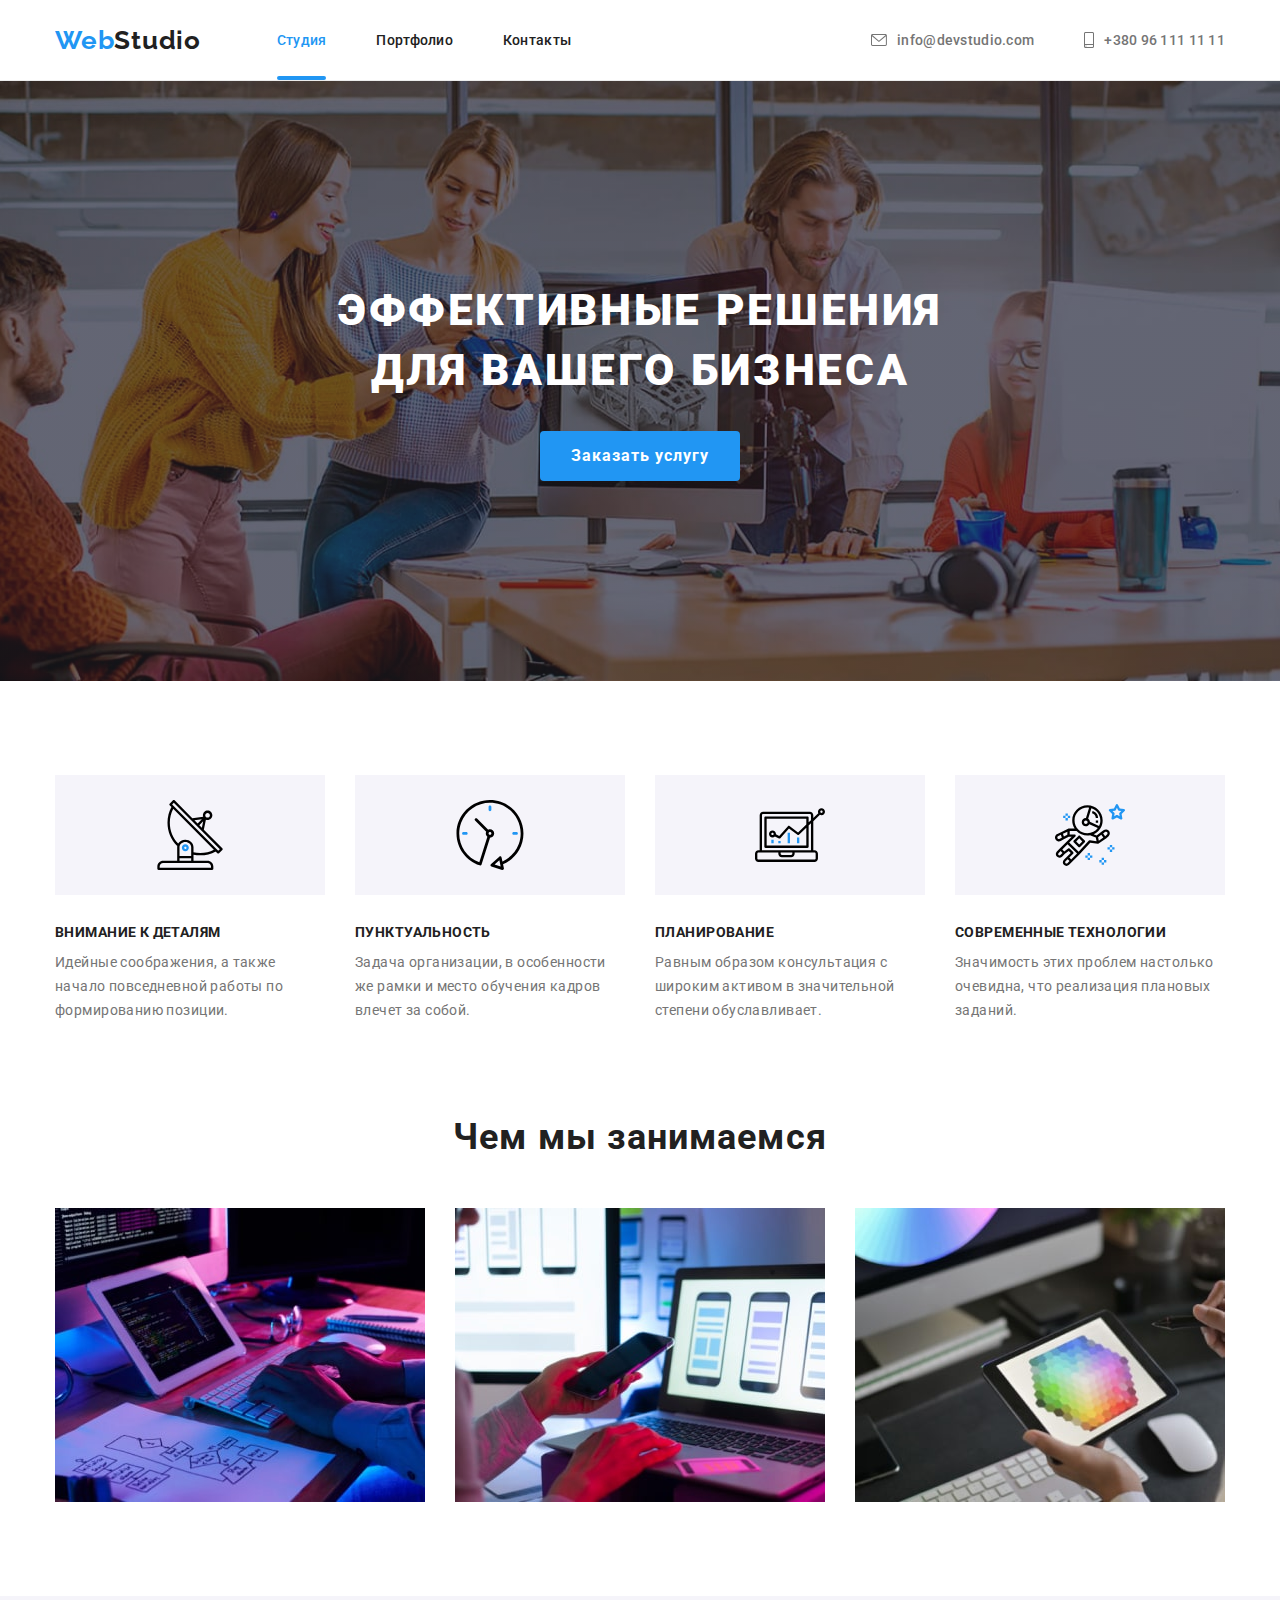
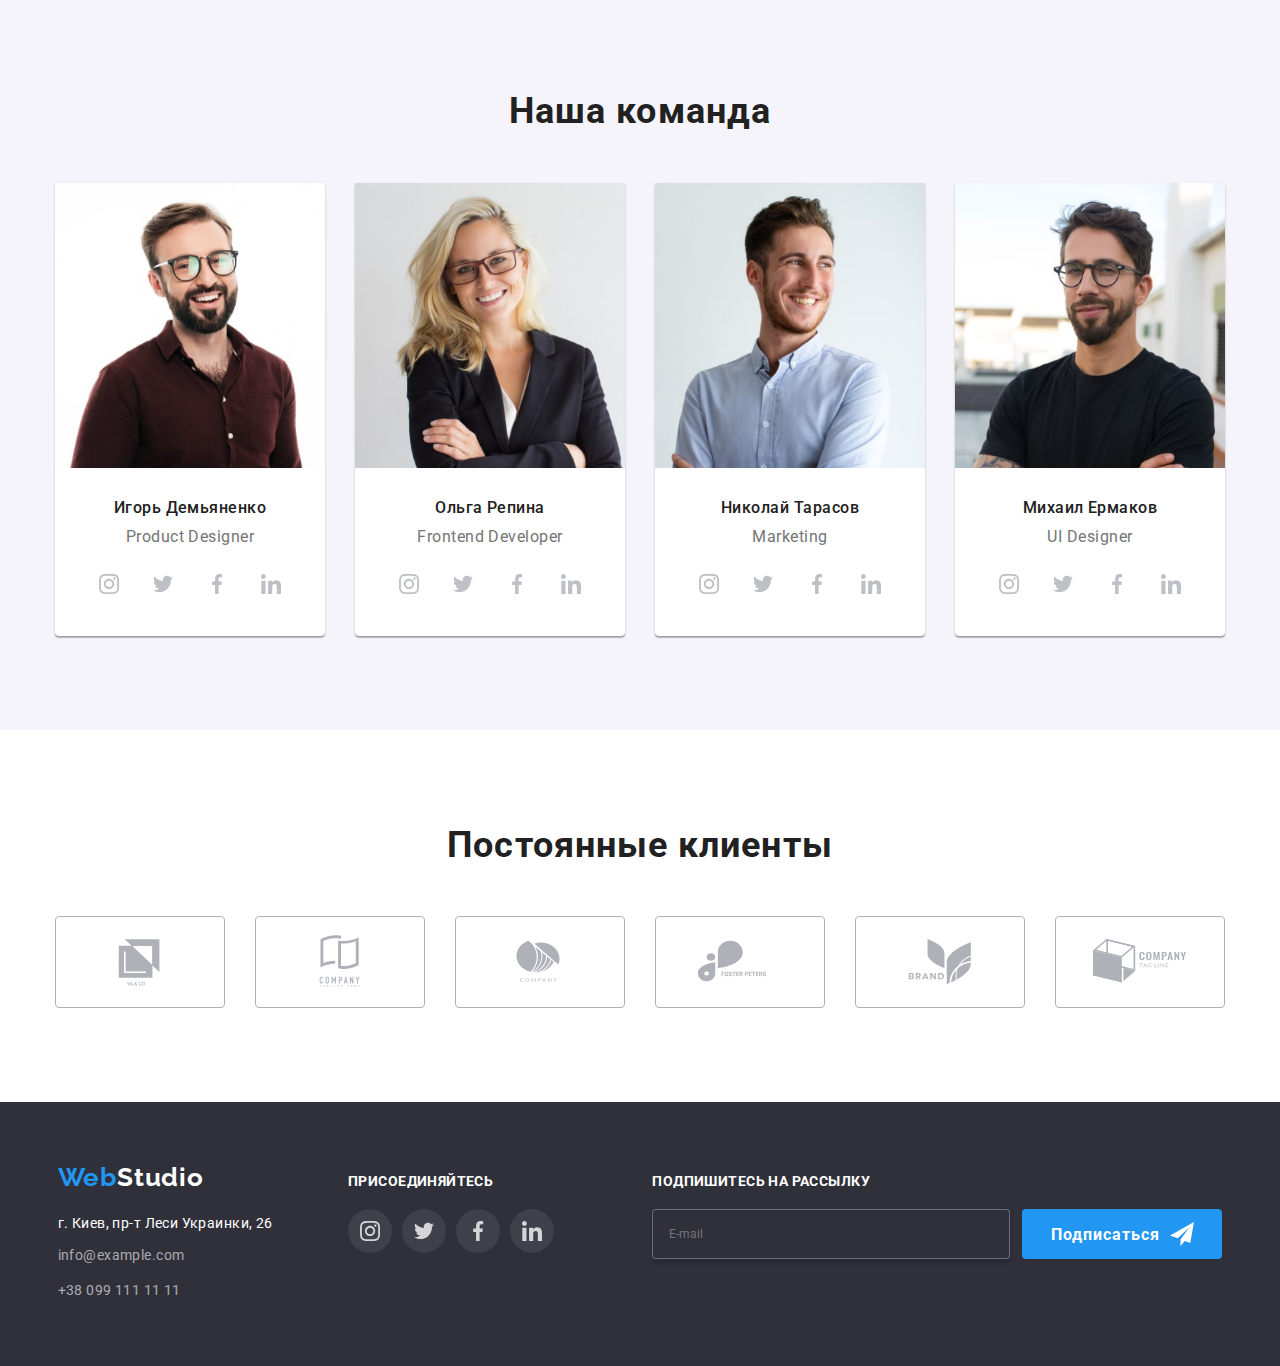
<file: index.html>
<!DOCTYPE html>
<html lang="ru">
  <head>
    <meta charset="UTF-8" />
    <meta http-equiv="X-UA-Compatible" content="IE=edge" />
    <meta name="viewport" content="width=device-width, initial-scale=1.0" />
    <meta
      name="discription"
      content="Равным образом консультация с широким активом в значительной степени обуславливает."
    />
    <title>Студия</title>
    <link rel="preconnect" href="https://fonts.googleapis.com" />
    <link rel="preconnect" href="https://fonts.gstatic.com" crossorigin />
    <link
      href="https://fonts.googleapis.com/css2?family=Raleway:wght@700&family=Roboto:wght@400;500;700;900&display=swap"
      rel="stylesheet"
    />
    <link
      rel="stylesheet"
      href="https://cdnjs.cloudflare.com/ajax/libs/modern-normalize/1.1.0/modern-normalize.css"
      integrity="sha512-Y0MM+V6ymRKN2zStTqzQ227DWhhp4Mzdo6gnlRnuaNCbc+YN/ZH0sBCLTM4M0oSy9c9VKiCvd4Jk44aCLrNS5Q=="
      crossorigin="anonymous"
      referrerpolicy="no-referrer"
    />
    <link rel="stylesheet" href="./css/main.min.css" />
  </head>
  <body class="page">
    <header class="header">
      <div class="container header__container">
        <a class="header__logo logo link" href="./index.html" lang="en"
          >Web<span class="logo__second-color">Studio</span></a
        >
        <button class="header__menu-open menu-open" type="button" data-menu-button>
          <span class="menu-open__stick"></span>
        </button>
        <div class="header__inner burger-menu" data-menu>
          <nav class="header__nav">
            <ul class="site-nav">
              <li class="site-nav__item">
                <a class="site-nav__link link link--active" href="./index.html">Студия</a>
              </li>
              <li class="site-nav__item">
                <a class="site-nav__link link" href="./portfolio.html">Портфолио</a>
              </li>
              <li class="site-nav__item">
                <a class="site-nav__link link" href="#contacts">Контакты</a>
              </li>
            </ul>
          </nav>
          <ul class="header__contacts contacts">
            <li class="contacts__item">
              <a class="contacts__link link" href="mailto:info@devstudio.com" lang="en">
                <svg class="icon-contact icon-letter" aria-label="Конверт">
                  <use href="./images/icon-svg.svg#icon-envelope"></use>
                </svg>
                info@devstudio.com</a
              >
            </li>
            <li class="contacts__item">
              <a class="contacts__link link contacts__link--active" href="tel+380961111111">
                <svg class="icon-contact icon-phone" aria-label="Телефон">
                  <use href="./images/icon-svg.svg#icon-smartphone"></use>
                </svg>
                +380 96 111 11 11</a
              >
            </li>
          </ul>
          <ul class="header__social">
            <li><a class="link header__link" href="#">Instagram</a></li>
            <li><a class="link header__link" href="#">Twitter</a></li>
            <li><a class="link header__link" href="#">Facebook</a></li>
            <li><a class="link header__link" href="#">Linkedin</a></li>
          </ul>
        </div>
      </div>
    </header>
    <!--hero-->
    <main>
      <section class="hero-section">
        <div class="hero-section__inner container">
          <h1 class="hero-section__title">Эффективные решения для вашего бизнеса</h1>
          <button class="hero-section__button button-inverse" type="button" data-modal-open>
            Заказать услугу
          </button>
        </div>
      </section>
      <!--benefits(be hides)-->
      <section class="section-benefits">
        <div class="container">
          <h2 class="title visually-hidden">benefits</h2>
          <ul class="card-set benefits-section__list feature-list">
            <li class="card-set__item feature-list__item feature">
              <div class="feature__thumbnail">
                <svg width="70px" height="70px">
                  <use href="./images/icon-svg.svg#icon-antenna"></use>
                </svg>
              </div>
              <h3 class="feature__title">Внимание к деталям</h3>
              <p class="feature__text">
                Идейные соображения, а также начало повседневной работы по формированию позиции.
              </p>
            </li>
            <li class="card-set__item feature-list__item feature">
              <div class="feature__thumbnail">
                <svg width="70px" height="70px">
                  <use href="./images/icon-svg.svg#icon-clock"></use>
                </svg>
              </div>
              <h3 class="feature__title">Пунктуальность</h3>
              <p class="feature__text">
                Задача организации, в особенности же рамки и место обучения кадров влечет за собой.
              </p>
            </li>
            <li class="card-set__item feature-list__item feature">
              <div class="feature__thumbnail">
                <svg width="70px" height="70px">
                  <use href="./images/icon-svg.svg#icon-diagram"></use>
                </svg>
              </div>
              <h3 class="feature__title">Планирование</h3>
              <p class="feature__text">
                Равным образом консультация с широким активом в значительной степени обуславливает.
              </p>
            </li>
            <li class="card-set__item feature-list__item feature">
              <div class="feature__thumbnail">
                <svg width="70px" height="70px">
                  <use href="./images/icon-svg.svg#icon-astronaut"></use>
                </svg>
              </div>
              <h3 class="feature__title">Современные технологии</h3>
              <p class="feature__text">
                Значимость этих проблем настолько очевидна, что реализация плановых заданий.
              </p>
            </li>
          </ul>
        </div>
      </section>
      <!--about-->
      <section class="section-about">
        <div class="container">
          <h2 class="title section-about__title">Чем мы занимаемся</h2>
          <ul class="card-set section-about__list about-list">
            <li class="card-set__item about-list__item about-item">
              <div class="about-item__wrapper">
                <picture>
                  <source
                    srcset="
                      ./images/section-about/desktop/img-1@1x.jpg 1x,
                      ./images/section-about/desktop/img-1@2x.jpg 2x,
                      ./images/section-about/desktop/img-1@3x.jpg 3x
                    "
                    media="(min-width:1200px)"
                  />
                  <img
                    src="./images/section-about/desktop/img-1@1x.jpg"
                    loading="lazy"
                    alt="верстка html"
                  />
                </picture>
                <div class="about-item__overlay">
                  <h3 class="about-item__title">Десктопные приложения</h3>
                </div>
              </div>
            </li>
            <li class="card-set__item about-list__item about-item">
              <div class="about-item__wrapper">
                <picture>
                  <source
                    srcset="
                      ./images/section-about/desktop/img-2@1x.jpg 1x,
                      ./images/section-about/desktop/img-2@2x.jpg 2x,
                      ./images/section-about/desktop/img-2@3x.jpg 3x
                    "
                    media="(min-width:1200px)"
                  />
                  <img
                    src="./images/section-about/desktop/img-2@1x.jpg"
                    loading="lazy"
                    alt="верстка html"
                  />
                </picture>
                <div class="about-item__overlay">
                  <h3 class="about-item__title">Мобильные приложения</h3>
                </div>
              </div>
            </li>
            <li class="card-set__item about-list__item about-item">
              <div class="about-item__wrapper">
                <picture>
                  <source
                    srcset="
                      ./images/section-about/desktop/img-3@1x.jpg 1x,
                      ./images/section-about/desktop/img-3@2x.jpg 2x,
                      ./images/section-about/desktop/img-3@3x.jpg 3x
                    "
                    media="(min-width:1200px)"
                  />
                  <img
                    src="./images/section-about/desktop/img-3@1x.jpg"
                    loading="lazy"
                    alt="верстка html"
                  />
                </picture>
                <div class="about-item__overlay">
                  <h3 class="about-item__title">Дизайнерские решения</h3>
                </div>
              </div>
            </li>
          </ul>
        </div>
      </section>
      <!--our team-->
      <section class="section-team">
        <div class="container">
          <h2 class="section-team__title title">Наша команда</h2>
          <ul class="card-set section-team__team-list team-list">
            <li class="card-set__item team-list__item team-item">
              <picture>
                <source
                  srcset="
                    ./images/section-team/mobile/img-1@1x.jpg 1x,
                    ./images/section-team/mobile/img-1@2x.jpg 2x,
                    ./images/section-team/mobile/img-1@3x.jpg 3x
                  "
                  media="(max-width:767px)"
                />
                <source
                  srcset="
                    ./images/section-team/tablet/img-1@1x.jpg 1x,
                    ./images/section-team/tablet/img-1@2x.jpg 2x,
                    ./images/section-team/tablet/img-1@3x.jpg 3x
                  "
                  media="(min-width:768px) "
                />
                <source
                  srcset="
                    ./images/section-team/desktop/img-1@1x.jpg 1x,
                    ./images/section-team/desktop/img-1@2x.jpg 2x,
                    ./images/section-team/desktop/img-1@3x.jpg 3x
                  "
                  media="(min-width:1200px)"
                />
                <img
                  src="./images/section-team/mobile/img-1@1x.jpg"
                  loading="lazy"
                  alt="фото мужчины"
                />
              </picture>
              <div class="team-item__wrapper">
                <h3 class="team-item_title">Игорь Демьяненко</h3>
                <p class="team-item__text" lang="en">Product Designer</p>
                <ul class="social-list team-item__social-list">
                  <li class="social-list__item">
                    <a
                      class="social-list__link"
                      href="https://www.instagram.com/"
                      target="new-blank"
                    >
                      <svg
                        class="icon"
                        width="20px"
                        height="20px"
                        aria-label="посилання на instagram"
                      >
                        <use href="./images/icon-svg.svg#icon-instagram"></use>
                      </svg>
                    </a>
                  </li>
                  <li class="social-list__item">
                    <a class="social-list__link" href="https://twitter.com/" target="new-blank">
                      <svg
                        class="icon"
                        width="20px"
                        height="20px"
                        aria-label="посилання на twitter"
                      >
                        <use href="./images/icon-svg.svg#icon-twitter"></use>
                      </svg>
                    </a>
                  </li>
                  <li class="social-list__item">
                    <a
                      class="social-list__link"
                      href="https://www.facebook.com/"
                      target="new-blank"
                    >
                      <svg
                        class="icon"
                        width="20px"
                        height="20px"
                        aria-label="посилання на facebook"
                      >
                        <use href="./images/icon-svg.svg#icon-facebook"></use>
                      </svg>
                    </a>
                  </li>
                  <li class="social-list__item">
                    <a class="social-list__link" href="https://ua.linkedin.com/" target="new-blank">
                      <svg
                        class="icon"
                        width="20px"
                        height="20px"
                        aria-label="посилання на linkedin"
                      >
                        <use href="./images/icon-svg.svg#icon-linkedin"></use>
                      </svg>
                    </a>
                  </li>
                </ul>
              </div>
            </li>
            <li class="card-set__item team-list__item team-item">
              <picture>
                <source
                  srcset="
                    ./images/section-team/mobile/img-2@1x.jpg 1x,
                    ./images/section-team/mobile/img-2@2x.jpg 2x,
                    ./images/section-team/mobile/img-2@3x.jpg 3x
                  "
                  media="(max-width:767px)"
                />
                <source
                  srcset="
                    ./images/section-team/tablet/img-2@1x.jpg 1x,
                    ./images/section-team/tablet/img-2@2x.jpg 2x,
                    ./images/section-team/tablet/img-2@3x.jpg 3x
                  "
                  media="(min-width:768px) "
                />
                <source
                  srcset="
                    ./images/section-team/desktop/img-2@1x.jpg 1x,
                    ./images/section-team/desktop/img-2@2x.jpg 2x,
                    ./images/section-team/desktop/img-2@3x.jpg 3x
                  "
                  media="(min-width:1200px)"
                />
                <img
                  src="./images/section-team/mobile/img-2@1x.jpg"
                  loading="lazy"
                  alt="фото женщины"
                />
              </picture>
              <div class="team-item__wrapper">
                <h3 class="team-item_title">Ольга Репина</h3>
                <p class="team-item__text" lang="en">Frontend Developer</p>
                <ul class="social-list team-item__social-list">
                  <li class="social-list__item">
                    <a
                      class="social-list__link"
                      href="https://www.instagram.com/"
                      target="new-blank"
                    >
                      <svg
                        class="icon"
                        width="20px"
                        height="20px"
                        aria-label="посилання на instagram"
                      >
                        <use href="./images/icon-svg.svg#icon-instagram"></use>
                      </svg>
                    </a>
                  </li>
                  <li class="social-list__item">
                    <a class="social-list__link" href="https://twitter.com/" target="new-blank">
                      <svg
                        class="icon"
                        width="20px"
                        height="20px"
                        aria-label="посилання на twitter"
                      >
                        <use href="./images/icon-svg.svg#icon-twitter"></use>
                      </svg>
                    </a>
                  </li>
                  <li class="social-list__item">
                    <a
                      class="social-list__link"
                      href="https://www.facebook.com/"
                      target="new-blank"
                    >
                      <svg
                        class="icon"
                        width="20px"
                        height="20px"
                        aria-label="посилання на facebook"
                      >
                        <use href="./images/icon-svg.svg#icon-facebook"></use>
                      </svg>
                    </a>
                  </li>
                  <li class="social-list__item">
                    <a class="social-list__link" href="https://ua.linkedin.com/" target="new-blank">
                      <svg
                        class="icon"
                        width="20px"
                        height="20px"
                        aria-label="посилання на linkedin"
                      >
                        <use href="./images/icon-svg.svg#icon-linkedin"></use>
                      </svg>
                    </a>
                  </li>
                </ul>
              </div>
            </li>
            <li class="card-set__item team-list__item team-item">
              <picture>
                <source
                  srcset="
                    ./images/section-team/mobile/img-3@1x.jpg 1x,
                    ./images/section-team/mobile/img-3@2x.jpg 2x,
                    ./images/section-team/mobile/img-3@3x.jpg 3x
                  "
                  media="(max-width:767px)"
                />
                <source
                  srcset="
                    ./images/section-team/tablet/img-3@1x.jpg 1x,
                    ./images/section-team/tablet/img-3@2x.jpg 2x,
                    ./images/section-team/tablet/img-3@3x.jpg 3x
                  "
                  media="(min-width:768px) "
                />
                <source
                  srcset="
                    ./images/section-team/desktop/img-3@1x.jpg 1x,
                    ./images/section-team/desktop/img-3@2x.jpg 2x,
                    ./images/section-team/desktop/img-3@3x.jpg 3x
                  "
                  media="(min-width:1200px)"
                />
                <img
                  src="./images/section-team/mobile/img-3@1x.jpg"
                  loading="lazy"
                  alt="фото мужчины"
                />
              </picture>
              <div class="team-item__wrapper">
                <h3 class="team-item_title">Николай Тарасов</h3>
                <p class="team-item__text" lang="en">Marketing</p>
                <ul class="social-list team-item__social-list">
                  <li class="social-list__item">
                    <a
                      class="social-list__link"
                      href="https://www.instagram.com/"
                      target="new-blank"
                    >
                      <svg
                        class="icon"
                        width="20px"
                        height="20px"
                        aria-label="посилання на instagram"
                      >
                        <use href="./images/icon-svg.svg#icon-instagram"></use>
                      </svg>
                    </a>
                  </li>
                  <li class="social-list__item">
                    <a class="social-list__link" href="https://twitter.com/" target="new-blank">
                      <svg
                        class="icon"
                        width="20px"
                        height="20px"
                        aria-label="посилання на twitter"
                      >
                        <use href="./images/icon-svg.svg#icon-twitter"></use>
                      </svg>
                    </a>
                  </li>
                  <li class="social-list__item">
                    <a
                      class="social-list__link"
                      href="https://www.facebook.com/"
                      target="new-blank"
                    >
                      <svg
                        class="icon"
                        width="20px"
                        height="20px"
                        aria-label="посилання на facebook"
                      >
                        <use href="./images/icon-svg.svg#icon-facebook"></use>
                      </svg>
                    </a>
                  </li>
                  <li class="social-list__item">
                    <a class="social-list__link" href="https://ua.linkedin.com/" target="new-blank">
                      <svg
                        class="icon"
                        width="20px"
                        height="20px"
                        aria-label="посилання на linkedin"
                      >
                        <use href="./images/icon-svg.svg#icon-linkedin"></use>
                      </svg>
                    </a>
                  </li>
                </ul>
              </div>
            </li>
            <li class="card-set__item team-list__item team-item">
              <picture>
                <source
                  srcset="
                    ./images/section-team/mobile/img-4@1x.jpg 1x,
                    ./images/section-team/mobile/img-4@2x.jpg 2x,
                    ./images/section-team/mobile/img-4@3x.jpg 3x
                  "
                  media="(max-width:767px)"
                />
                <source
                  srcset="
                    ./images/section-team/tablet/img-4@1x.jpg 1x,
                    ./images/section-team/tablet/img-4@2x.jpg 2x,
                    ./images/section-team/tablet/img-4@3x.jpg 3x
                  "
                  media="(min-width:768px) "
                />
                <source
                  srcset="
                    ./images/section-team/desktop/img-4@1x.jpg 1x,
                    ./images/section-team/desktop/img-4@2x.jpg 2x,
                    ./images/section-team/desktop/img-4@3x.jpg 3x
                  "
                  media="(min-width:1200px)"
                />
                <img
                  src="./images/section-team/mobile/img-4@1x.jpg"
                  loading="lazy"
                  alt="фото мужчины"
                />
              </picture>
              <div class="team-item__wrapper">
                <h3 class="team-item_title">Михаил Ермаков</h3>
                <p class="team-item__text" lang="en">UI Designer</p>
                <ul class="social-list team-item__social-list">
                  <li class="social-list__item">
                    <a
                      class="social-list__link"
                      href="https://www.instagram.com/"
                      target="new-blank"
                    >
                      <svg
                        class="icon"
                        width="20px"
                        height="20px"
                        aria-label="посилання на instagram"
                      >
                        <use href="./images/icon-svg.svg#icon-instagram"></use>
                      </svg>
                    </a>
                  </li>
                  <li class="social-list__item">
                    <a class="social-list__link" href="https://twitter.com/" target="new-blank">
                      <svg
                        class="icon"
                        width="20px"
                        height="20px"
                        aria-label="посилання на twitter"
                      >
                        <use href="./images/icon-svg.svg#icon-twitter"></use>
                      </svg>
                    </a>
                  </li>
                  <li class="social-list__item">
                    <a
                      class="social-list__link"
                      href="https://www.facebook.com/"
                      target="new-blank"
                    >
                      <svg
                        class="icon"
                        width="20px"
                        height="20px"
                        aria-label="посилання на facebook"
                      >
                        <use href="./images/icon-svg.svg#icon-facebook"></use>
                      </svg>
                    </a>
                  </li>
                  <li class="social-list__item">
                    <a class="social-list__link" href="https://ua.linkedin.com/" target="new-blank">
                      <svg
                        class="icon"
                        width="20px"
                        height="20px"
                        aria-label="посилання на linkedin"
                      >
                        <use href="./images/icon-svg.svg#icon-linkedin"></use>
                      </svg>
                    </a>
                  </li>
                </ul>
              </div>
            </li>
          </ul>
        </div>
      </section>

      <section class="section-regular">
        <div class="container">
          <h2 class="title section-regular__title">Постоянные клиенты</h2>
          <ul class="card-set regular-list">
            <li class="card-set__item regular-list__item">
              <a class="regular-list__link" href="#">
                <svg class="icon" width="106px" height="60px">
                  <use href="./images/icon-svg.svg#icon-yaco"></use>
                </svg>
              </a>
            </li>
            <li class="card-set__item regular-list__item">
              <a class="regular-list__link" href="#">
                <svg class="icon" width="106px" height="60px">
                  <use href="./images/icon-svg.svg#icon-company-tagline-here"></use>
                </svg>
              </a>
            </li>
            <li class="card-set__item regular-list__item">
              <a class="regular-list__link" href="#">
                <svg class="icon" width="106px" height="60px">
                  <use href="./images/icon-svg.svg#icon-company"></use>
                </svg>
              </a>
            </li>
            <li class="card-set__item regular-list__item">
              <a class="regular-list__link" href="#">
                <svg class="icon" width="106px" height="60px">
                  <use href="./images/icon-svg.svg#icon-foster-peters"></use>
                </svg>
              </a>
            </li>
            <li class="card-set__item regular-list__item">
              <a class="regular-list__link" href="#">
                <svg class="icon" width="106px" height="60px">
                  <use href="./images/icon-svg.svg#icon-brand"></use>
                </svg>
              </a>
            </li>
            <li class="card-set__item regular-list__item">
              <a class="regular-list__link" href="#">
                <svg class="icon" width="106px" height="60px">
                  <use href="./images/icon-svg.svg#icon-company-tag-line"></use>
                </svg>
              </a>
            </li>
          </ul>
        </div>
      </section>
    </main>
    <!-- footer -->
    <footer class="footer">
      <div class="container footer__inner">
        <div class="footer__address address-block">
          <a class="logo footer__logo link" href="#" lang="en"
            >Web<span class="logo__inverse-color">Studio</span></a
          >
          <address id="contacts">
            <ul class="footer__contacts">
              <li class="footer__address-contact">г. Киев, пр-т Леси Украинки, 26</li>
              <li>
                <a class="link footer__link" href="mailto:info@example.com" lang="en"
                  >info@example.com</a
                >
              </li>
              <li>
                <a class="link footer__link" href="tel+380991111111">+38 099 111 11 11</a>
              </li>
            </ul>
          </address>
        </div>
        <!-- join us -->
        <div class="footer__center join-us">
          <h2 class="title footer__title">присоединяйтесь</h2>
          <ul class="footer__social-list social-list">
            <li>
              <a class="social-list__link footer__social-link" href="https://www.instagram.com/">
                <svg class="icon" width="20px" height="20px">
                  <use href="./images/icon-svg.svg#icon-instagram"></use>
                </svg>
              </a>
            </li>
            <li>
              <a class="social-list__link footer__social-link" href="https://twitter.com/">
                <svg class="icon" width="20px" height="20px">
                  <use href="./images/icon-svg.svg#icon-twitter"></use>
                </svg>
              </a>
            </li>
            <li>
              <a class="social-list__link footer__social-link" href="https://www.facebook.com/">
                <svg class="icon" width="20px" height="20px">
                  <use href="./images/icon-svg.svg#icon-facebook"></use>
                </svg>
              </a>
            </li>
            <li>
              <a class="social-list__link footer__social-link" href="https://ua.linkedin.com/">
                <svg class="icon" width="20px" height="20px">
                  <use href="./images/icon-svg.svg#icon-linkedin"></use>
                </svg>
              </a>
            </li>
          </ul>
        </div>
        <!-- subscribe -->
        <div class="footer__right subscribe">
          <h2 class="title footer__title">Подпишитесь на рассылку</h2>
          <form class="form-footer subscribe__form">
            <label class="form-footer__label">
              <input class="form-footer__input" type="email" placeholder="E-mail" />
            </label>
            <button class="button-inverse subscribe__button" type="submit">
              Подписаться
              <svg class="icon" width="24px" height="24px">
                <use href="./images/icon-svg.svg#icon-send"></use>
              </svg>
            </button>
          </form>
        </div>
      </div>
    </footer>

    <!-- modal window -->
    <!-- backdrop -->
    <div class="backdrop is-hidden" data-modal>
      <div class="modal">
        <button class="button-close" type="button" data-modal-close>
          <svg class="button-close__icon" width="11px" height="11px">
            <use href="./images/icon-svg.svg#icon-close"></use>
          </svg>
        </button>
        <!-- form  -->
        <form class="form" autocomplete="off">
          <h2 class="form__title">Оставьте свои данные, мы вам перезвоним</h2>
          <div class="field-enter form__field">
            <label class="field-enter__label label" for="user-name">Имя</label>
            <input
              type="text"
              name="user-name"
              id="user-name"
              class="field-enter__input"
              required
              placeholder="Иван Иванов"
            />
            <svg class="icon field-enter__icon" width="18px" height="18px">
              <use href="./images/icon-svg.svg#icon-person"></use>
            </svg>
          </div>
          <div class="field-enter form__field">
            <label class="field-enter__label label" for="user-number">Телефон</label>
            <input
              type="tel"
              name="user-number"
              id="user-number"
              class="field-enter__input"
              placeholder="+380638888888"
              required
            />
            <svg class="icon field-enter__icon" width="18px" height="18px">
              <use href="./images/icon-svg.svg#icon-phone"></use>
            </svg>
          </div>
          <div class="field-enter form__field">
            <label class="field-enter__label label" for="user-email">Почта</label>
            <input
              type="email"
              name="user-email"
              id="user-email"
              class="field-enter__input"
              required
              placeholder="example@gmail.com"
            />
            <svg class="icon field-enter__icon" width="18px" height="18px">
              <use href="./images/icon-svg.svg#icon-email"></use>
            </svg>
          </div>
          <div class="field-enter form__field">
            <label class="field-enter__label label" for="user-comment">Комментарий</label>
            <textarea
              class="field-enter__input user-comment-area"
              name="user-comment"
              id="user-comment"
              placeholder="Введите текст"
            ></textarea>
          </div>

          <div class="field-enter form__field">
            <label class="field-enter__checkbox" for="checkbox">
              <input
                class="field-enter__check visually-hidden"
                type="checkbox"
                id="checkbox"
                required
              />
              <span class="field-enter__custom-checkbox">
                <svg class="icon icon-check" width="16px" height="15px">
                  <use href="./images/icon-svg.svg#icon-check"></use>
                </svg>
              </span>
              Соглашаюсь с рассылкой и принимаю
              <a
                class="field-enter__license-agreement"
                href="https://www.microsoft.com/en-us/Useterms/Retail/Windows/10/UseTerms_Retail_Windows_10_Russian.htm"
                target="_blank"
                >Условия договора</a
              >
            </label>
          </div>
          <button class="button-inverse form__button" type="submit">Отправить</button>
        </form>
      </div>
    </div>
    <script src="./js/modal.js"></script>
    <script src="./js/menu-mobile.js"></script>

    <!-- <script
      defer
      src="https://cdnjs.cloudflare.com/ajax/libs/body-scroll-lock/3.1.5/bodyScrollLock.min.js"
      integrity="sha512-HowizSDbQl7UPEAsPnvJHlQsnBmU2YMrv7KkTBulTLEGz9chfBoWYyZJL+MUO6p/yBuuMO/8jI7O29YRZ2uBlA=="
      crossorigin="anonymous"
    ></script>
    <script defer src="js/mobile-menu.js"></script> -->
  </body>
</html>
</file>
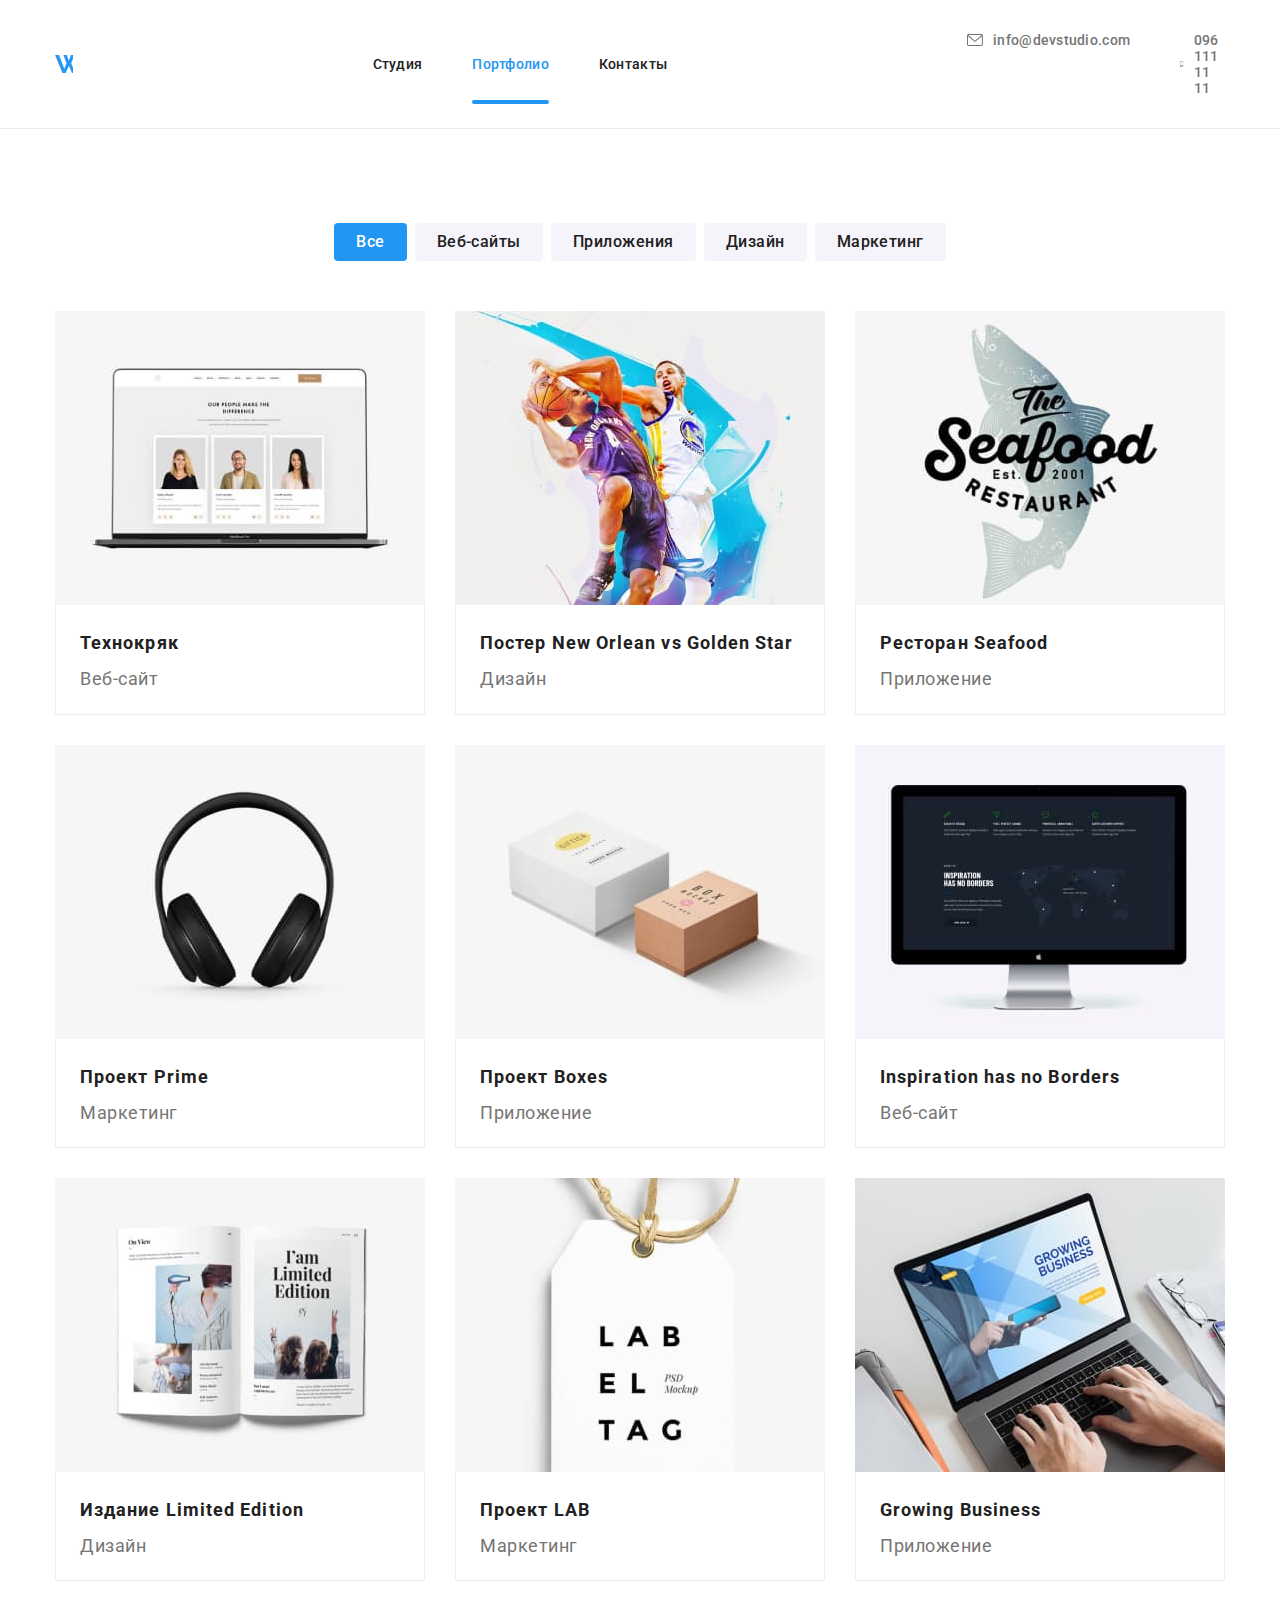
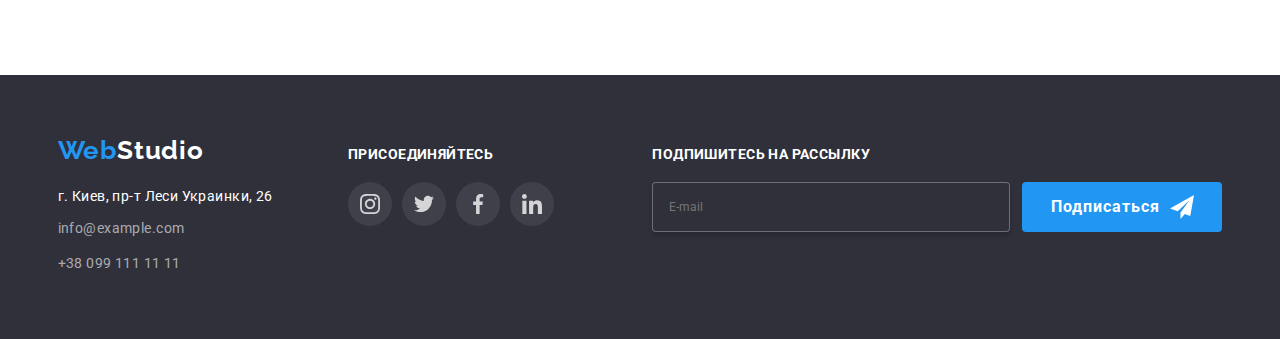
<file: portfolio.html>
<!DOCTYPE html>
<html lang="ru">
  <head>
    <meta charset="UTF-8" />
    <meta http-equiv="X-UA-Compatible" content="IE=edge" />
    <meta name="viewport" content="width=device-width, initial-scale=1.0" />
    <meta
      name="description"
      content="Ресурс предлагает комплексные предложения с разным уровнем функционала и сервисов. Все это позволит посетителю получить исчерпывающие сведения о компании или частном лице."
    />
    <title>Студия</title>
    <link rel="preconnect" href="https://fonts.googleapis.com" />
    <link rel="preconnect" href="https://fonts.gstatic.com" crossorigin />
    <link
      href="https://fonts.googleapis.com/css2?family=Raleway:wght@700&family=Roboto:wght@400;500;700;900&display=swap"
      rel="stylesheet"
    />
    <link
      rel="stylesheet"
      href="https://cdnjs.cloudflare.com/ajax/libs/modern-normalize/1.1.0/modern-normalize.css"
      integrity="sha512-Y0MM+V6ymRKN2zStTqzQ227DWhhp4Mzdo6gnlRnuaNCbc+YN/ZH0sBCLTM4M0oSy9c9VKiCvd4Jk44aCLrNS5Q=="
      crossorigin="anonymous"
      referrerpolicy="no-referrer"
    />
    <link rel="stylesheet" href="./css/main.min.css" />
  </head>

  <body class="page">
    <header class="header">
      <div class="container header__inner">
        <a class="header__logo logo link" href="./index.html" lang="en"
          >Web<span class="logo__second-color">Studio</span></a
        >
        <nav class="header__nav">
          <ul class="site-nav">
            <li class="site-nav__item">
              <a class="site-nav__link link" href="./index.html">Студия</a>
            </li>
            <li class="site-nav__item">
              <a class="site-nav__link link link--active" href="./portfolio.html">Портфолио</a>
            </li>
            <li class="site-nav__item">
              <a class="site-nav__link link" href="#contacts">Контакты</a>
            </li>
          </ul>
        </nav>
        <ul class="header__contacts contacts">
          <li class="contacts__item">
            <a class="contacts__link link" href="mailto:info@devstudio.com" lang="en">
              <svg class="icon-contact" aria-label="Конверт" width="16px" height="12px">
                <use href="./images/icon-svg.svg#icon-envelope"></use>
              </svg>
              info@devstudio.com</a
            >
          </li>
          <li class="contacts__item">
            <a class="contacts__link link" href="tel+380961111111">
              <svg class="icon-contact" aria-label="Телефон" width="10px" height="16px">
                <use href="./images/icon-svg.svg#icon-smartphone"></use>
              </svg>
              096 111 11 11</a
            >
          </li>
        </ul>
      </div>
    </header>
    <!-- filter section -->
    <main>
      <section class="section-portfolio">
        <div class="container">
          <h2 class="visually-hidden">filter</h2>
          <ul class="section-portfolio__sample filter">
            <li class="filter__item">
              <button class="button button--active" type="button">Все</button>
            </li>
            <li class="filter__item"><button class="button" type="button">Веб-сайты</button></li>
            <li class="filter__item"><button class="button" type="button">Приложения</button></li>
            <li class="filter__item"><button class="button" type="button">Дизайн</button></li>
            <li class="filter__item"><button class="button" type="button">Маркетинг</button></li>
          </ul>
          <!-- cards-pool -->
          <h2 class="visually-hidden">cards</h2>
          <ul class="card-set gallery">
            <li class="card-set__item gallery__item card">
              <div class="card__wrapper">
                <img src="./images/section-portfolio/img-card-1.jpg" alt="ноутбук" width="370" />
                <div class="card__overlay">
                  <p class="card__text card__text--white">
                    Ресурс предлагает комплексные предложения с разным уровнем функционала и
                    сервисов. Все это позволит посетителю получить исчерпывающие сведения о компании
                    или частном лице.
                  </p>
                </div>
              </div>

              <div class="card__content">
                <h3 class="card__title">Технокряк</h3>
                <p class="card__text">Веб-сайт</p>
              </div>
            </li>
            <li class="card-set__item gallery__item card">
              <div class="card__wrapper">
                <img
                  src="./images/section-portfolio/img-card-2.jpg"
                  alt="двое мужчин с мячем"
                  width="370"
                />
                <div class="card__overlay">
                  <p class="card__text card__text--white">
                    Ресурс предлагает комплексные предложения с разным уровнем функционала и
                    сервисов. Все это позволит посетителю получить исчерпывающие сведения о компании
                    или частном лице.
                  </p>
                </div>
              </div>

              <div class="card__content">
                <h3 class="card__title">Постер New Orlean vs Golden Star</h3>
                <p class="card__text">Дизайн</p>
              </div>
            </li>
            <li class="card-set__item gallery__item card">
              <div class="card__wrapper">
                <img
                  src="./images/section-portfolio/img-card-3.jpg"
                  alt="название рыбного ресторана с лого"
                  width="370"
                />
                <div class="card__overlay">
                  <p class="card__text card__text--white">
                    Ресурс предлагает комплексные предложения с разным уровнем функционала и
                    сервисов. Все это позволит посетителю получить исчерпывающие сведения о компании
                    или частном лице.
                  </p>
                </div>
              </div>

              <div class="card__content">
                <h3 class="card__title">Ресторан Seafood</h3>
                <p class="card__text">Приложение</p>
              </div>
            </li>
            <li class="card-set__item gallery__item card">
              <div class="card__wrapper">
                <img src="./images/section-portfolio/img-card-4.jpg" alt="наушники" width="370" />
                <div class="card__overlay">
                  <p class="card__text card__text--white">
                    Ресурс предлагает комплексные предложения с разным уровнем функционала и
                    сервисов. Все это позволит посетителю получить исчерпывающие сведения о компании
                    или частном лице.
                  </p>
                </div>
              </div>

              <div class="card__content">
                <h3 class="card__title">Проект Prime</h3>
                <p class="card__text">Маркетинг</p>
              </div>
            </li>
            <li class="card-set__item gallery__item card">
              <div class="card__wrapper">
                <img
                  src="./images/section-portfolio/img-card-5.jpg"
                  alt="картонные коробочки"
                  width="370"
                />
                <div class="card__overlay">
                  <p class="card__text card__text--white">
                    Ресурс предлагает комплексные предложения с разным уровнем функционала и
                    сервисов. Все это позволит посетителю получить исчерпывающие сведения о компании
                    или частном лице.
                  </p>
                </div>
              </div>

              <div class="card__content">
                <h3 class="card__title">Проект Boxes</h3>
                <p class="card__text">Приложение</p>
              </div>
            </li>
            <li class="card-set__item gallery__item card">
              <div class="card__wrapper">
                <img src="./images/section-portfolio/img-card-6.jpg" alt="экран" width="370" />
                <div class="card__overlay">
                  <p class="card__text card__text--white">
                    Ресурс предлагает комплексные предложения с разным уровнем функционала и
                    сервисов. Все это позволит посетителю получить исчерпывающие сведения о компании
                    или частном лице.
                  </p>
                </div>
              </div>

              <div class="card__content">
                <h3 class="card__title">Inspiration has no Borders</h3>
                <p class="card__text">Веб-сайт</p>
              </div>
            </li>
            <li class="card-set__item gallery__item card">
              <div class="card__wrapper">
                <img
                  src="./images/section-portfolio/img-card-7.jpg"
                  alt="открытая книга"
                  width="370"
                />
                <div class="card__overlay">
                  <p class="card__text card__text--white">
                    Ресурс предлагает комплексные предложения с разным уровнем функционала и
                    сервисов. Все это позволит посетителю получить исчерпывающие сведения о компании
                    или частном лице.
                  </p>
                </div>
              </div>

              <div class="card__content">
                <h3 class="card__title">Издание Limited Edition</h3>
                <p class="card__text">Дизайн</p>
              </div>
            </li>
            <li class="card-set__item gallery__item card">
              <div class="card__wrapper">
                <img
                  src="./images/section-portfolio/img-card-8.jpg"
                  alt="бирка с надписью"
                  width="370"
                />
                <div class="card__overlay">
                  <p class="card__text card__text--white">
                    Ресурс предлагает комплексные предложения с разным уровнем функционала и
                    сервисов. Все это позволит посетителю получить исчерпывающие сведения о компании
                    или частном лице.
                  </p>
                </div>
              </div>

              <div class="card__content">
                <h3 class="card__title">Проект LAB</h3>
                <p class="card__text">Маркетинг</p>
              </div>
            </li>
            <li class="card-set__item gallery__item card">
              <div class="card__wrapper">
                <img
                  src="./images/section-portfolio/img-card-9.jpg"
                  alt="работа за ноутбуком"
                  width="370"
                />
                <div class="card__overlay">
                  <p class="card__text card__text--white">
                    Ресурс предлагает комплексные предложения с разным уровнем функционала и
                    сервисов. Все это позволит посетителю получить исчерпывающие сведения о компании
                    или частном лице.
                  </p>
                </div>
              </div>

              <div class="card__content">
                <h3 class="card__title">Growing Business</h3>
                <p class="card__text">Приложение</p>
              </div>
            </li>
          </ul>
        </div>
      </section>
    </main>
    <!-- footer -->
    <footer class="footer">
      <div class="container footer__inner">
        <div class="footer__address address-block">
          <a class="logo footer__logo link" href="#" lang="en"
            >Web<span class="logo__inverse-color">Studio</span></a
          >
          <address id="contacts">
            <ul class="footer__contacts">
              <li class="footer__address-contact">г. Киев, пр-т Леси Украинки, 26</li>
              <li>
                <a class="link footer__link" href="mailto:info@example.com" lang="en"
                  >info@example.com</a
                >
              </li>
              <li>
                <a class="link footer__link" href="tel+380991111111">+38 099 111 11 11</a>
              </li>
            </ul>
          </address>
        </div>
        <!-- join us -->
        <div class="footer__center join-us">
          <h2 class="title footer__title">присоединяйтесь</h2>
          <ul class="footer__social-list social-list">
            <li>
              <a class="social-list__link footer__social-link" href="https://www.instagram.com/">
                <svg class="icon" width="20px" height="20px">
                  <use href="./images/icon-svg.svg#icon-instagram"></use>
                </svg>
              </a>
            </li>
            <li>
              <a class="social-list__link footer__social-link" href="https://twitter.com/">
                <svg class="icon" width="20px" height="20px">
                  <use href="./images/icon-svg.svg#icon-twitter"></use>
                </svg>
              </a>
            </li>
            <li>
              <a class="social-list__link footer__social-link" href="https://www.facebook.com/">
                <svg class="icon" width="20px" height="20px">
                  <use href="./images/icon-svg.svg#icon-facebook"></use>
                </svg>
              </a>
            </li>
            <li>
              <a class="social-list__link footer__social-link" href="https://ua.linkedin.com/">
                <svg class="icon" width="20px" height="20px">
                  <use href="./images/icon-svg.svg#icon-linkedin"></use>
                </svg>
              </a>
            </li>
          </ul>
        </div>
        <!-- subscribe -->
        <div class="footer__right subscribe">
          <h2 class="title footer__title">Подпишитесь на рассылку</h2>
          <form class="form-footer subscribe__form">
            <label class="form-footer__label">
              <input class="form-footer__input" type="email" placeholder="E-mail" />
            </label>
            <button class="button-inverse subscribe__button" type="submit">
              Подписаться
              <svg class="icon" width="24px" height="24px">
                <use href="./images/icon-svg.svg#icon-send"></use>
              </svg>
            </button>
          </form>
        </div>
      </div>
    </footer>
  </body>
</html>
</file>
<file: css/main.min.css>
:root{--background-color: #e5e5e5;--background-second-color: #2f303a;--white: #ffffff;--background-section: #f5f4fa;--title-text-color: #212121;--primary-text-color: #757575;--accent-color: #2196f3;--social-color: #afb1b8;--hero-button-accent: #188ce8;--indent: 30px;--items: 4;--input-field-color: #21212133;--input-field-border: 1px solid #21212133;--transition: 250ms cubic-bezier(0.4, 0, 0.2, 1)}.visually-hidden{position:absolute;width:1px;height:1px;margin:-1px;border:0;padding:0;white-space:nowrap;-webkit-clip-path:inset(100%);clip-path:inset(100%);clip:rect(0 0 0 0);overflow:hidden}.no-scroll{overflow:hidden}html{scroll-behavior:smooth}body{color:var(--title-text-color);font-family:"Roboto",sans-serif;font-size:14px}h1,h2,h3,h4,h5,h6,p,ul{list-style:none;margin:0;padding:0}address{font-style:normal}img{width:100%;display:block;height:auto}.card-set{display:flex;justify-content:center;flex-wrap:wrap}.card-set .card-set__item{flex-basis:calc((100% - var(--indent)*(var(--items) - 1))/var(--items))}.title{font-weight:700;font-size:36px;line-height:1.17;color:var(--title-text-color);letter-spacing:.03em;text-align:center}.social-list{display:flex;justify-content:center;align-items:center}.icon{fill:currentColor}.link{text-decoration:none;color:inherit;position:relative;overflow:hidden;display:inline-block;transition:color var(--transition)}@media screen and (max-width: 767px){.link::after{display:none}}.link::after{content:"";border:var(--accent-color) 2px solid;border-radius:2px;height:2px;background-color:var(--accent-color);position:absolute;width:0%;bottom:0px;right:-5px;transform-origin:left bottom;transition:width var(--transition),left var(--transition)}.link:hover::after{width:100%;left:0}.link--active{color:var(--accent-color)}.link--active::after{color:var(--accent-color);content:"";border:var(--accent-color) 2px solid;border-radius:2px;height:2px;background-color:var(--accent-color);position:absolute;bottom:0px;width:100%;left:0px;right:-5px}.link:hover,.link:focus{color:var(--accent-color)}.header{border-bottom:#ececec solid 1px}@media screen and (max-width: 767px){.header{position:relative}}.header__container{display:flex;align-items:center}@media screen and (max-width: 767px){.header__container{justify-content:space-between}}@media screen and (min-width: 1200px){.header__container{justify-content:center}}@media screen and (min-width: 768px){.header__menu-open{display:none}}.header__inner{transition:background-color var(--transition),opacity var(--transition),transform var(--transition);z-index:10}.header__inner.is-open{opacity:1;left:0;transform:translateX(0);overflow:auto}@media screen and (max-width: 767px){.header__inner{display:flex;justify-content:space-around;opacity:0;position:absolute;top:0;left:0;transform:translateX(-100%);width:100%;height:100vh;flex-direction:column;background-color:var(--white)}}@media screen and (min-width: 768px){.header__inner{display:flex;align-items:center;margin-left:auto;gap:84px}}@media screen and (min-width: 1200px){.header__inner{gap:300px;margin-left:auto}}.header__logo{color:var(--accent-color)}@media screen and (max-width: 767px){.header__logo{padding:16px 0}}@media screen and (max-width: 767px){.header__nav{font-size:40px;line-height:1.18;font-weight:500;letter-spacing:.02em;text-indent:40px;text-align:start}}@media screen and (max-width: 767px){.header__contacts{font-size:32px;line-height:1.25;font-weight:500;letter-spacing:.02em;text-indent:40px}}@media screen and (max-width: 767px){.header__social{display:flex;justify-content:center;flex-wrap:wrap;font-size:18px;line-height:1.22;font-weight:500;letter-spacing:.03em}.header__social>li:not(:last-child) .header__link::before{content:"";position:absolute;top:50%;transform:translateY(-50%);right:0;height:50%;color:rgba(33,33,33,.2);border-left:1px solid rgba(33,33,33,.2)}}@media screen and (min-width: 768px){.header__social{display:none}}.header__link{padding:10px;position:relative;color:var(--accent-color)}.site-nav{display:flex;gap:50px;font-weight:500;line-height:1.17;letter-spacing:.02em}@media screen and (max-width: 767px){.site-nav{width:100%;flex-direction:column;gap:0}.site-nav__link{display:block;padding:16px 0}}@media screen and (min-width: 768px){.site-nav__link{display:block;padding:32px 0}}@media screen and (min-width: 1200px){.site-nav__link{display:block;padding:32px 0}}.contacts{display:flex;gap:50px;font-weight:500;letter-spacing:.02em}.contacts__link{display:flex;align-items:center;color:var(--primary-text-color);padding:32px 0px;cursor:pointer}@media screen and (max-width: 767px){.contacts__link--active{color:var(--accent-color)}}.contacts__link:hover .icon-contact{box-shadow:2px 2px 2px var(--accent-color)}.contacts:hover,.contacts:focus{color:var(--accent-color)}@media screen and (max-width: 767px){.contacts{gap:32px}.contacts .icon-contact{display:none}}@media screen and (max-width: 1199px){.contacts{flex-direction:column-reverse}.contacts .contacts__link{padding:5px 0}}@media screen and (max-width: 1199px)and (min-width: 768px){.contacts{flex-direction:column;gap:10px;font-size:12px;line-height:1.17;font-weight:500;letter-spacing:.03em}}.icon-contact{margin-right:10px;fill:currentColor;transition:box-shadow var(--transition)}@media screen and (min-width: 768px){.icon-letter{width:14px;height:10px}}@media screen and (min-width: 1200px){.icon-letter{width:16px;height:12px}}@media screen and (min-width: 768px){.icon-phone{width:10px;height:14px}}@media screen and (min-width: 1200px){.icon-phone{width:10px;height:16px}}.logo{font-family:Raleway,sans-serif;font-weight:700;font-size:26px;line-height:1.17;letter-spacing:.03em}.logo__second-color{color:var(--title-text-color)}.logo__inverse-color{color:var(--white)}.container{padding:0px 15px;margin-left:auto;margin-right:auto}@media screen and (min-width: 480px){.container{width:480px}}@media screen and (min-width: 768px){.container{width:768px}}@media screen and (min-width: 1200px){.container{width:1200px}}.hero-section{width:100%;margin-left:auto;margin-right:auto;background-color:var(--background-second-color);background-image:linear-gradient(to bottom, rgba(47, 48, 58, 0.4), rgba(47, 48, 58, 0.4)),url(../images/section-hero/mobile/img@1x.jpg);padding:118px 0px;background-repeat:no-repeat;background-size:cover;background-position:center}@media screen and (max-width: 767px){.hero-section{max-width:767px;background-image:linear-gradient(to bottom, rgba(47, 48, 58, 0.4), rgba(47, 48, 58, 0.4)),url(../images/section-hero/mobile/img@1x.jpg)}}@media screen and (max-width: 767px)and (min-device-pixel-ratio: 2),screen and (max-width: 767px)and (-webkit-min-device-pixel-ratio: 2),screen and (max-width: 767px)and (min-resolution: 192dpi),screen and (max-width: 767px)and (min-resolution: 2dppx){.hero-section{background-image:linear-gradient(to bottom, rgba(47, 48, 58, 0.4), rgba(47, 48, 58, 0.4)),url(../images/section-hero/mobile/img@2x.jpg)}}@media screen and (max-width: 767px)and (min-device-pixel-ratio: 3),screen and (max-width: 767px)and (-webkit-min-device-pixel-ratio: 3),screen and (max-width: 767px)and (min-resolution: 288dpi),screen and (max-width: 767px)and (min-resolution: 3dppx){.hero-section{background-image:linear-gradient(to bottom, rgba(47, 48, 58, 0.4), rgba(47, 48, 58, 0.4)),url(../images/section-hero/mobile/img@3x.jpg)}}@media screen and (max-width: 1199px){.hero-section{max-width:1199px;background-image:linear-gradient(to bottom, rgba(47, 48, 58, 0.4), rgba(47, 48, 58, 0.4)),url(../images/section-hero/tablet/img@1x.jpg)}}@media screen and (max-width: 1199px)and (min-device-pixel-ratio: 2),screen and (max-width: 1199px)and (-webkit-min-device-pixel-ratio: 2),screen and (max-width: 1199px)and (min-resolution: 192dpi),screen and (max-width: 1199px)and (min-resolution: 2dppx){.hero-section{background-image:linear-gradient(to bottom, rgba(47, 48, 58, 0.4), rgba(47, 48, 58, 0.4)),url(../images/section-hero/tablet/img@2x.jpg)}}@media screen and (max-width: 1199px)and (min-device-pixel-ratio: 3),screen and (max-width: 1199px)and (-webkit-min-device-pixel-ratio: 3),screen and (max-width: 1199px)and (min-resolution: 288dpi),screen and (max-width: 1199px)and (min-resolution: 3dppx){.hero-section{background-image:linear-gradient(to bottom, rgba(47, 48, 58, 0.4), rgba(47, 48, 58, 0.4)),url(../images/section-hero/tablet/img@3x.jpg)}}@media screen and (min-width: 1200px){.hero-section{padding:200px 0;max-width:1600px;background-image:linear-gradient(to bottom, rgba(47, 48, 58, 0.4), rgba(47, 48, 58, 0.4)),url(../images/section-hero/desktop/Img@1x.jpg)}}@media screen and (min-width: 1200px)and (min-device-pixel-ratio: 2),screen and (min-width: 1200px)and (-webkit-min-device-pixel-ratio: 2),screen and (min-width: 1200px)and (min-resolution: 192dpi),screen and (min-width: 1200px)and (min-resolution: 2dppx){.hero-section{background-image:linear-gradient(to bottom, rgba(47, 48, 58, 0.4), rgba(47, 48, 58, 0.4)),url(../images/section-hero/desktop/Img@2x.jpg)}}@media screen and (min-width: 1200px)and (min-device-pixel-ratio: 3),screen and (min-width: 1200px)and (-webkit-min-device-pixel-ratio: 3),screen and (min-width: 1200px)and (min-resolution: 288dpi),screen and (min-width: 1200px)and (min-resolution: 3dppx){.hero-section{background-image:linear-gradient(to bottom, rgba(47, 48, 58, 0.4), rgba(47, 48, 58, 0.4)),url(../images/section-hero/desktop/Img@3x.jpg)}}@media screen and (min-width: 768px){.hero-section__inner{display:flex;flex-direction:column;align-items:center}}.hero-section__title{margin-bottom:30px;font-weight:900;font-size:26px;line-height:1.61;letter-spacing:.06em;text-transform:uppercase;text-align:center;color:var(--white)}@media screen and (min-width: 768px){.hero-section__title{width:400px}}@media screen and (min-width: 1200px){.hero-section__title{width:696px;font-size:44px;line-height:1.36}}@media screen and (max-width: 767px){.hero-section__button{margin:0 auto}}.button{padding:6px 22px;font-family:inherit;font-weight:500;font-size:16px;line-height:1.63;letter-spacing:.03em;border:none;border-radius:4px;color:var(--title-text-color);background-color:var(--background-section);cursor:pointer;transition:color var(--transition),background-color var(--transition),box-shadow var(--transition)}.button:hover,.button:focus{box-shadow:0px 3px 1px rgba(0,0,0,.1),0px 1px 2px rgba(0,0,0,.08),0px 2px 2px rgba(0,0,0,.12);border-radius:4px;color:var(--white);background-color:var(--accent-color)}.button--active{color:var(--white);background-color:var(--accent-color)}.button-close{width:30px;height:30px;position:absolute;top:8px;right:8px;color:#000;background-color:var(--white);border-radius:50%;border:1px solid rgba(0,0,0,.1019607843);cursor:pointer;transition:border-color var(--transition),box-shadow var(--transition),color var(--transition)}.button-close:hover,.button-close:focus{color:var(--accent-color);border-color:var(--accent-color);box-shadow:0px 0px 3px 0px var(--accent-color),0px 0px 3px 0px var(--accent-color),0px 1px 1px 0px var(--accent-color)}.button-close:active{box-shadow:0px 0px 0px 1px var(--accent-color),0px 0px 0px 1px var(--accent-color),0px 0px 0px 1px var(--accent-color),inset 0px 0px 3px 0px var(--accent-color),0px 0px 3px 0px var(--accent-color),0px 1px 1px 0px var(--accent-color)}.button-close__icon{fill:currentColor;position:absolute;transform:translate(-50%, -50%)}.button-inverse{display:block;width:200px;height:50px;border:none;border-radius:4px;background-color:var(--accent-color);color:var(--white);font-family:inherit;font-weight:700;font-size:16px;line-height:1.86;letter-spacing:.06em;cursor:pointer;transition:background-color var(--transition),color var(--transition),box-shadow var(--transition)}.button-inverse:hover,.button-inverse:focus{background-color:var(--hero-button-accent);color:var(--white);box-shadow:0px 4px 4px rgba(0,0,0,.15)}.menu-open{position:relative;width:24px;height:24px;background-color:rgba(0,0,0,0);border:none;cursor:pointer;z-index:100;overflow:hidden}.menu-open__stick{position:absolute;left:0;top:50%;width:100%;height:2px;background-color:#000;transition:transform var(--transition),background-color var(--transition)}.menu-open__stick::before,.menu-open__stick::after{content:"";position:absolute;width:100%;height:2px;left:0;background-color:#000;transition:transform var(--transition),background-color var(--transition)}.menu-open__stick::before{top:-8px}.menu-open__stick::after{top:8px}.is-open .menu-open__stick{background-color:rgba(0,0,0,0)}.is-open .menu-open__stick::after{top:0;transform:rotate(45deg);background-color:var(--accent-color)}.is-open .menu-open__stick::before{top:0;transform:rotate(-45deg);background-color:var(--accent-color)}@media screen and (max-width: 1199px){.section-benefits{padding-top:60px;padding-bottom:60px}}@media screen and (min-width: 1200px){.section-benefits{padding-top:94px;padding-bottom:94px}}.feature-list{gap:var(--indent)}@media screen and (max-width: 767px){.feature-list{--items: 1}}@media screen and (min-width: 768px){.feature-list{--items: 2}}@media screen and (min-width: 1200px){.feature-list{--items: 4}}.feature__thumbnail{display:flex;justify-content:center;align-items:center;width:100%;padding:25px 0;margin-bottom:30px;background-color:var(--background-section)}.feature__title{font-size:14px;line-height:1.14;letter-spacing:.03em;text-transform:uppercase;color:var(--title-text-color);margin-bottom:10px}@media screen and (max-width: 767px){.feature__title{text-align:center}}.feature__text{font-size:14px;line-height:1.7;letter-spacing:.03em;color:var(--primary-text-color)}.section-about{padding-top:0;padding-bottom:94px}@media screen and (max-width: 1199px){.section-about{display:none}}.section-about__title{margin-bottom:50px}.section-about__list{gap:var(--indent)}.about-list{--items: 3}.about-item__wrapper{position:relative;overflow:hidden}.about-item__overlay{background-color:rgba(47,48,58,.8);padding:27px 0px;width:100%;position:absolute;transform:translateY(0px);transition:transform var(--transition)}.about-item__wrapper:hover .about-item__overlay{transform:translateY(-70px)}.about-item__overlay .about-item__title{width:205px;color:var(--white);margin-left:auto;margin-right:auto}.section-team{background-color:var(--background-section)}@media screen and (max-width: 1199px){.section-team{padding-top:60px;padding-bottom:60px}}@media screen and (min-width: 1200px){.section-team{padding-top:94px;padding-bottom:94px}}@media screen and (max-width: 1199px){.section-team__title{margin-bottom:30px;font-size:28px;line-height:1.5;letter-spacing:.03em}}@media screen and (min-width: 1200px){.section-team__title{margin-bottom:50px;font-size:36px;line-height:1.17;letter-spacing:.03em}}.section-team__team-list{gap:var(--indent)}@media screen and (max-width: 767px){.section-team__team-list{--items: 1}}@media screen and (min-width: 768px){.section-team__team-list{--items: 2}}@media screen and (min-width: 1200px){.section-team__team-list{--items: 4}}.team-item{background-color:var(--white);box-shadow:0px 1px 3px rgba(0,0,0,.12),0px 1px 1px rgba(0,0,0,.14),0px 2px 1px rgba(0,0,0,.2);border-radius:0px 0px 4px 4px}.team-item__wrapper{padding:30px 5px}.team-item_title{font-weight:500;font-size:16px;line-height:1.19;text-align:center;letter-spacing:.03em;color:var(--title-text-color)}.team-item__text{font-size:16px;line-height:1.19;letter-spacing:.03em;text-align:center;margin-top:10px;color:var(--primary-text-color)}.team-item__social-list{margin-top:16px;gap:10px}.social-list__link{width:44px;height:44px;display:flex;justify-content:center;align-items:center;border-radius:4px;color:var(--social-color);transform:scale(1);opacity:.8;transition:scale var(--transition),opacity var(--transition),border-radius var(--transition)}.social-list__link:hover,.social-list__link:focus{color:var(--white);background-color:var(--accent-color);transform:scale(1.1);opacity:1;border-radius:50%}@media screen and (max-width: 767px){.section-portfolio{padding-top:60px;padding-bottom:60px}}@media screen and (min-width: 768px){.section-portfolio{padding-top:60px;padding-bottom:60px}}@media screen and (min-width: 1200px){.section-portfolio{padding-top:94px;padding-bottom:94px}}.section-portfolio .section-portfolio__sample{gap:8px}@media screen and (max-width: 767px){.section-portfolio .section-portfolio__sample{margin-bottom:40px}}@media screen and (min-width: 768px){.section-portfolio .section-portfolio__sample{margin-bottom:30px}}@media screen and (min-width: 1200px){.section-portfolio .section-portfolio__sample{margin-bottom:50px}}.filter{display:flex}@media screen and (max-width: 767px){.filter{flex-wrap:wrap;justify-content:start}}@media screen and (min-width: 768px){.filter{justify-content:center;align-items:center}}@media screen and (min-width: 1200px){.filter{justify-content:center;align-items:center}}.gallery{gap:var(--indent)}@media screen and (min-width: 768px){.gallery{justify-content:start}}.gallery__item{transition:box-shadow var(--transition)}@media screen and (max-width: 767px){.gallery__item{--items: 1}}@media screen and (min-width: 768px){.gallery__item{--items: 2;display:flex;flex-direction:column}}@media screen and (min-width: 1200px){.gallery__item{--items: 3}}.gallery__item:hover,.gallery__item:focus{cursor:pointer;box-shadow:1px 4px 6px 0px rgba(0,0,0,.1607843137),0px 4px 4px 0px rgba(0,0,0,.0588235294),0px 1px 1px 0px rgba(0,0,0,.1215686275)}.card__content{padding:20px 24px;border:#eee solid 1px;border-top:none;flex-grow:1}.card__wrapper{position:relative;overflow:hidden}.card__title{margin-bottom:4px;font-weight:700;font-size:18px;line-height:2;letter-spacing:.06em;color:var(--title-text-color)}.card__text{font-size:16px;line-height:1.9;letter-spacing:.03em;color:var(--primary-text-color)}@media screen and (max-width: 379px){.card__text{font-size:14px;line-height:1.71;letter-spacing:.03em}}@media screen and (min-width: 380px)and (max-width: 479px){.card__text{font-size:16px;line-height:1.5;letter-spacing:.03em}}@media screen and (min-width: 480px){.card__text{font-size:18px;line-height:1.44;letter-spacing:.03em}}@media screen and (min-width: 768px){.card__text{font-size:18px;line-height:1.56;letter-spacing:.03em}}.card__text--white{color:var(--white)}.card__overlay{position:absolute;top:0px;width:100%;height:100%;background-color:rgba(33,150,243,.8980392157);color:var(--white);transform:translateY(101%);transition:transform var(--transition)}@media screen and (max-width: 420px){.card__overlay{padding:24px}}@media screen and (min-width: 380px)and (max-width: 479px){.card__overlay{padding:50px 24px}}@media screen and (min-width: 480px){.card__overlay{padding:74px 24px}}@media screen and (min-width: 768px){.card__overlay{padding:49px 24px 77px 24px}}@media screen and (min-width: 1200px){.card__overlay{padding:63px 24px}}.card:hover .card__overlay{transform:translateY(0)}@media screen and (max-width: 1199px){.section-regular{padding-top:60px;padding-bottom:60px}}@media screen and (min-width: 1200px){.section-regular{padding-top:94px;padding-bottom:94px}}@media screen and (max-width: 1199px){.section-regular__title{margin-bottom:30px;font-size:28px;line-height:1.14;letter-spacing:.03em}}@media screen and (min-width: 1200px){.section-regular__title{margin-bottom:50px;font-size:36px;line-height:1.17;letter-spacing:.03em}}.regular-list{gap:var(--indent)}@media screen and (max-width: 767px){.regular-list__item{--items: 2}}@media screen and (min-width: 768px){.regular-list__item{--items: 3}}@media screen and (min-width: 1200px){.regular-list__item{--items: 6}}.regular-list__link{width:100%;height:92px;display:flex;justify-content:center;align-items:center;border:var(--social-color) 1px solid;border-radius:4px;color:var(--social-color);transform:scale(1);transition:color var(--transition),border var(--transition),transform var(--transition)}.regular-list__link:hover,.regular-list__link:focus{color:var(--accent-color);border:var(--accent-color) 1px solid;transform:scale(1.3)}.footer{padding:60px 0;background-color:var(--background-second-color)}@media screen and (max-width: 767px){.footer__inner{display:block;text-align:center}}@media screen and (min-width: 768px){.footer__inner{display:flex;flex-wrap:wrap;justify-content:space-around;align-items:baseline;text-align:center;gap:60px}}@media screen and (min-width: 1200px){.footer__inner{display:flex;flex-wrap:nowrap;text-align:start;gap:0}}.footer__logo{color:var(--accent-color);width:145px}@media screen and (max-width: 767px){.footer__logo{margin-bottom:20px}}@media screen and (min-width: 768px){.footer__logo{margin-left:auto;margin-right:auto}}@media screen and (min-width: 1200px){.footer__logo{margin:0}}.footer__address{display:flex;flex-direction:column;gap:20px}@media screen and (max-width: 767px){.footer__address{display:block;margin-bottom:60px}}.footer__contacts{display:flex;flex-direction:column;gap:8px}.footer__address-contact{letter-spacing:.03em;line-height:1.7;color:var(--white)}@media screen and (max-width: 767px){.footer__center{margin-bottom:60px}}@media screen and (min-width: 1200px){.footer__center{margin-left:70px}}.footer__title{font-size:14px;text-transform:uppercase;color:var(--white)}@media screen and (max-width: 767px){.footer__title{margin-bottom:20px;text-align:center}}@media screen and (min-width: 768px){.footer__title{text-align:center}}@media screen and (min-width: 1200px){.footer__title{text-align:start}}.footer__link{letter-spacing:.03em;line-height:1.7;color:rgba(255,255,255,.6)}.footer__social-list{gap:10px}.footer__social-link{color:var(--white);background-color:rgba(255,255,255,.1);border-radius:50%}.footer__social-link:hover{border-radius:4px}@media screen and (min-width: 1200px){.footer__right{margin-left:93px}}.join-us{display:flex;flex-direction:column;gap:20px}@media screen and (max-width: 767px){.join-us{display:block}}.subscribe{display:flex;flex-direction:column;gap:20px}@media screen and (max-width: 767px){.subscribe{display:block}}.subscribe__form{display:flex}@media screen and (max-width: 767px){.subscribe__form{display:flex;flex-direction:column;gap:20px}}@media screen and (min-width: 768px){.subscribe__form{display:flex;flex-direction:column;align-items:center;gap:20px}}@media screen and (min-width: 1200px){.subscribe__form{flex-direction:row;gap:12px}}.subscribe__button{display:flex;justify-content:center;align-items:center;gap:10px}@media screen and (max-width: 767px){.subscribe__button{margin-left:auto;margin-right:auto}}.form-footer{font-size:12px;line-height:1.2;letter-spacing:.01em;color:var(--primary-text-color)}.form-footer__input{width:100%;height:50px;padding:11px 16px;background-color:var(--background-second-color);font:inherit;color:var(--white);border:1px solid rgba(255,255,255,.3019607843);border-radius:4px;outline:rgba(0,0,0,0);box-shadow:0px 4px 4px 0px rgba(0,0,0,.1490196078);transition:outline var(--transition)}@media screen and (min-width: 768px){.form-footer__input{width:450px}}@media screen and (min-width: 1200px){.form-footer__input{width:358px}}.form-footer__input:focus{border:none;outline:var(--accent-color) 1px solid;box-shadow:0px 4px 4px 0px rgba(0,0,0,.2509803922)}.modal{padding:40px;background-color:var(--white);box-shadow:0px 2px 1px 0px rgba(0,0,0,.2),0px 1px 1px 0px rgba(0,0,0,.1411764706),0px 1px 3px 0px rgba(0,0,0,.1215686275);border:none;border-radius:4px;position:absolute;top:50%;left:50%;transform:translate(-50%, -50%);overflow:auto}@media screen and (max-width: 767px){.modal{width:94vw;height:90vh}}@media screen and (min-width: 768px){.modal{width:450px;height:95vh}}@media screen and (min-width: 1200px){.modal{width:528px}}.backdrop{width:100vw;height:100vh;position:fixed;top:0px;z-index:120;visibility:visible;opacity:1;background-color:rgba(0,0,0,.2);transition:opacity var(--transition),visibility var(--transition)}.form{font-size:12px;line-height:1.2;letter-spacing:.01em;color:var(--primary-text-color)}.form__title{margin-bottom:30px;font-weight:700;font-size:20px;line-height:1.14;letter-spacing:.03em;text-align:center;color:var(--title-text-color)}.form__field{margin-bottom:10px}.form__button{margin-top:30px;margin-left:auto;margin-right:auto}.label{display:block}.field-enter{position:relative}.field-enter__label{margin-bottom:4px}.field-enter__input{width:100%;padding:11px 5px 11px 42px;color:inherit;font:inherit;height:40px;border:var(--input-field-border);border-radius:4px;transition:outline var(--transition),border var(--transition)}.field-enter>.field-enter__input{cursor:pointer}.field-enter__icon{display:block;position:absolute;left:12px;bottom:11px;color:var(--title-text-color);transform:scale(1);transition:color var(--transition),scale var(--transition)}.field-enter__input:focus{border:none;outline:var(--accent-color) 1px solid;box-shadow:0px 4px 4px 0px rgba(0,0,0,.2509803922)}.field-enter__input:focus~.field-enter__icon{color:var(--accent-color);transform:scale(1.2)}.field-enter__checkbox{display:flex;justify-content:center;align-items:center;gap:8px;font-size:14px;line-height:1.71;letter-spacing:.03em}@media screen and (max-width: 1199px){.field-enter__checkbox{display:block}}.field-enter__custom-checkbox{display:inline-flex;justify-content:center;align-items:center;width:16px;height:15px;outline:var(--title-text-color) 2px solid;outline-offset:-2px;border-radius:2px;transition:color var(--transition),background-color var(--transition),box-shadow var(--transition)}.field-enter__check{top:100%;left:21px}.field-enter__check:checked~.field-enter__custom-checkbox{outline:rgba(0,0,0,0);background-color:var(--accent-color);box-shadow:0px 4px 4px 0px rgba(0,0,0,.2509803922)}.field-enter__license-agreement{color:var(--accent-color)}.user-comment-area{width:100%;resize:none;padding:12px 16px;color:inherit;font:inherit;height:120px;border:var(--input-field-border);border-radius:4px;transition:outline var(--transition)}.icon-check{fill:var(--white)}.is-hidden{visibility:hidden;opacity:0;pointer-events:none}/*# sourceMappingURL=main.min.css.map */
</file>
